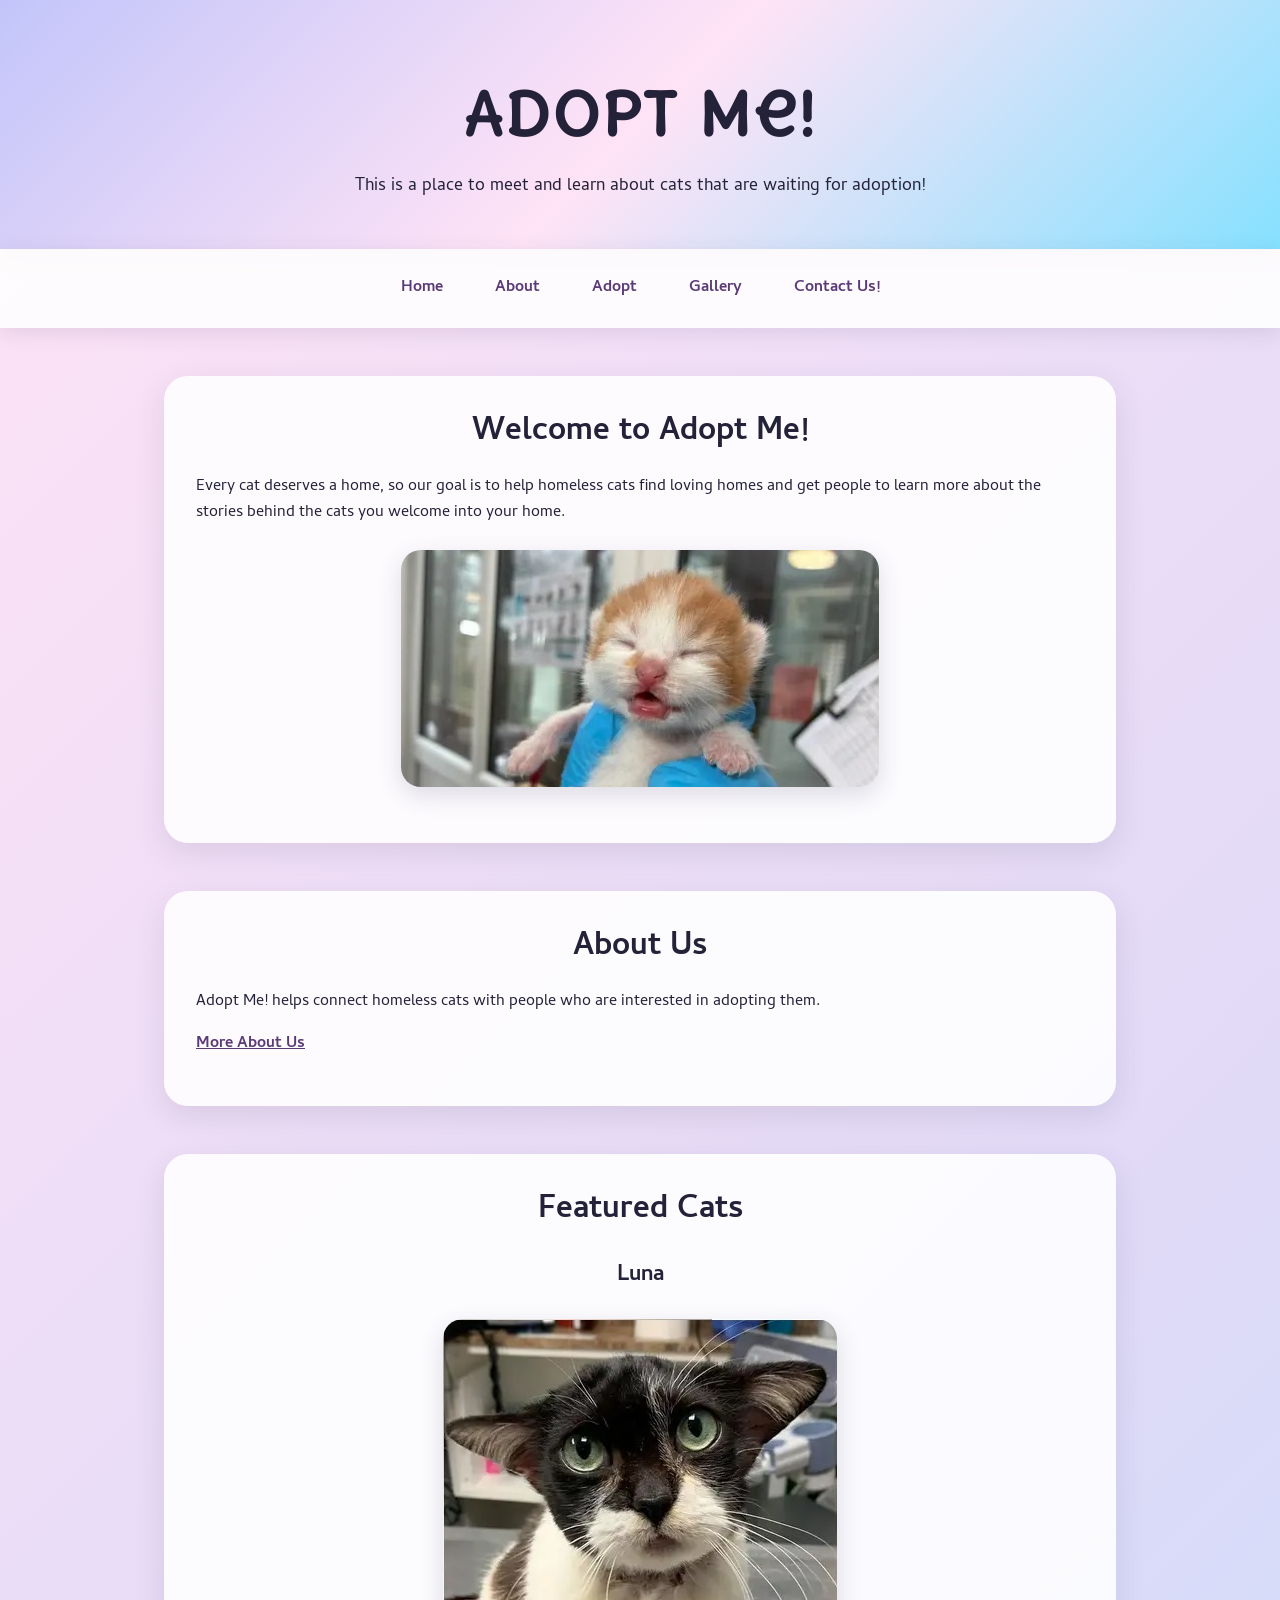
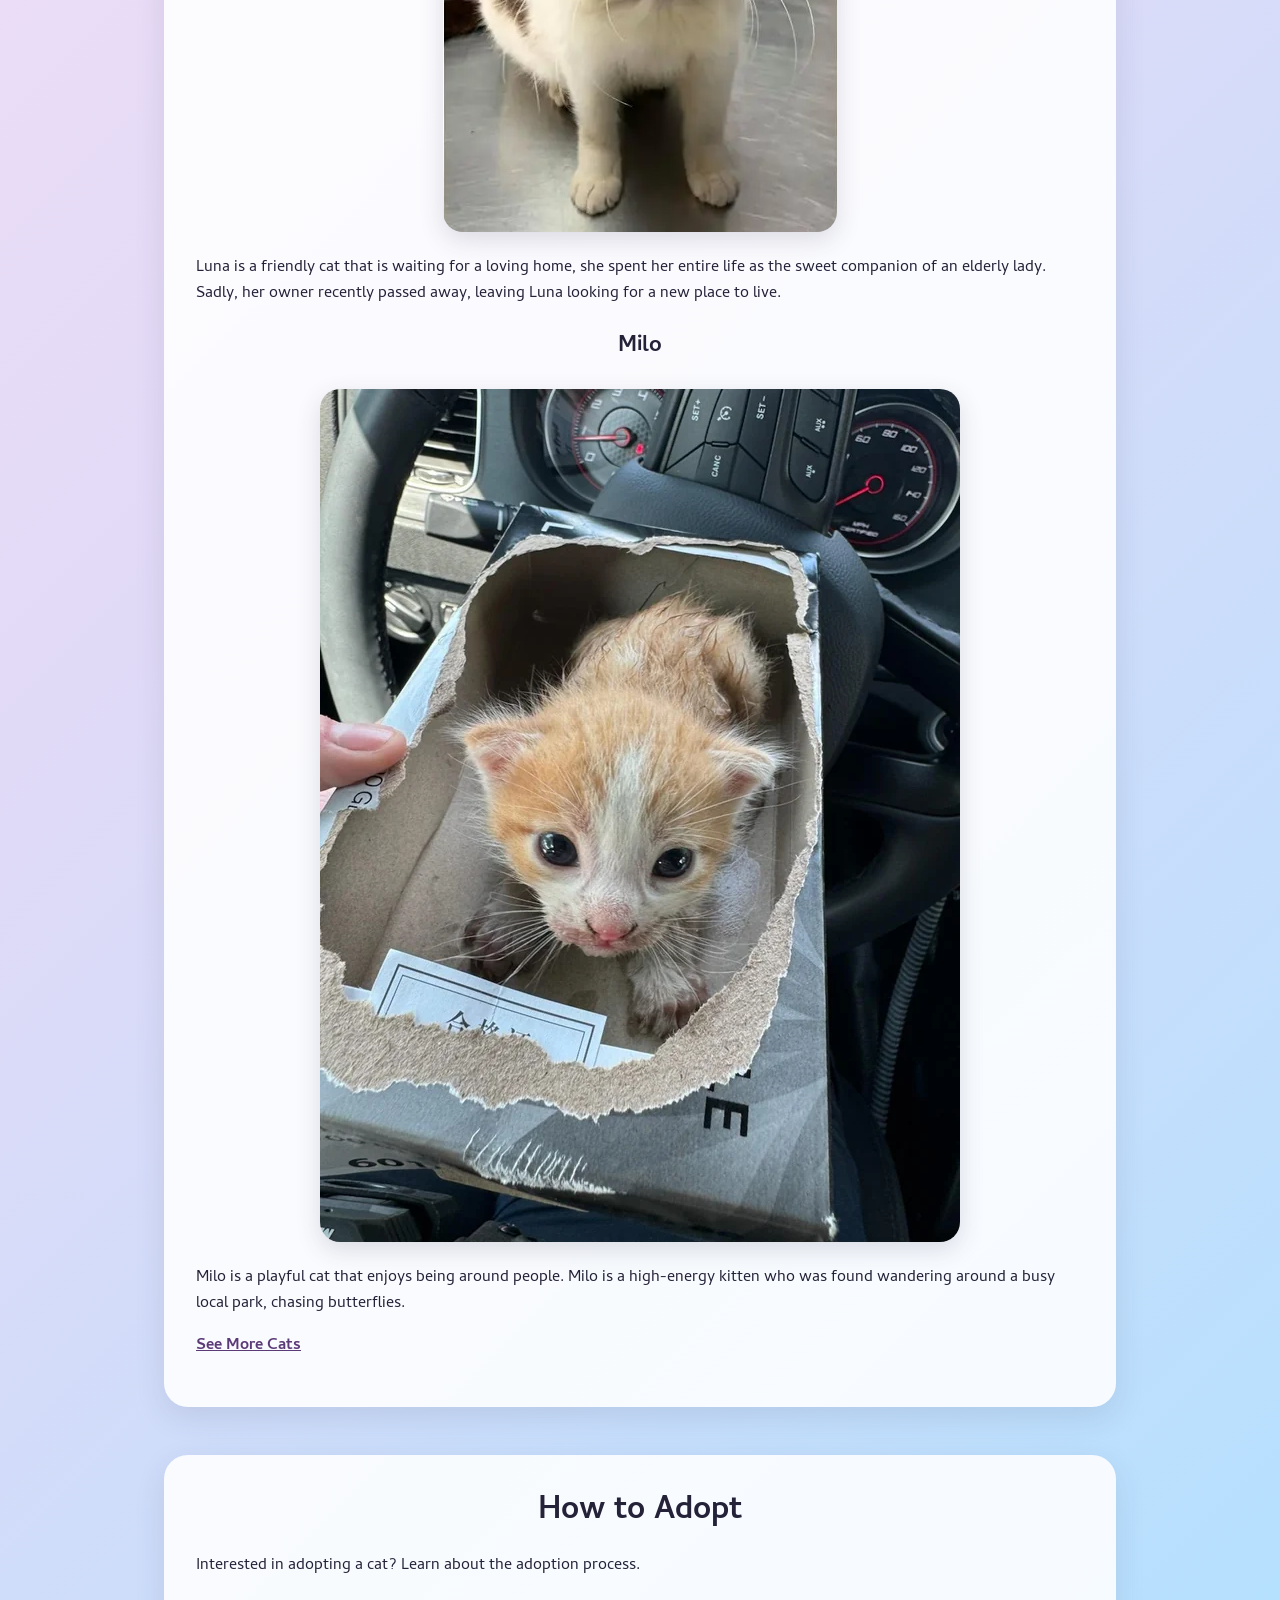
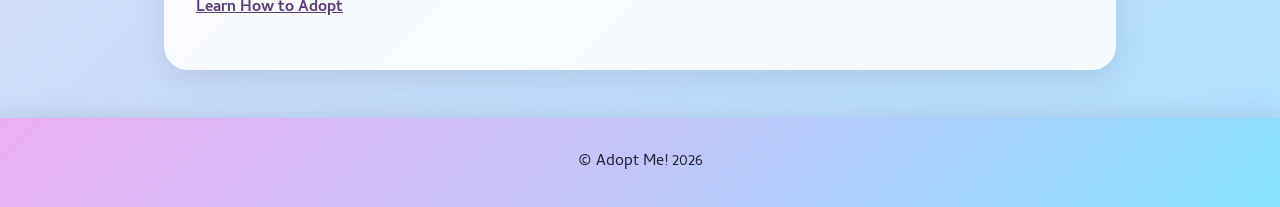
<file: index.html>
<!DOCTYPE html>
<html lang="en">
<!--Head-->
<head>
    <meta charset="UTF-8">

    <!-- This so the website work well on phones-->
    <meta name="viewport" content="width=device-width, initial-scale=1.0">

    <!-- Title-->
    <title>Adopt Rescued Cats and Kittens | Adopt Me! Cat Adoption</title>

    <meta name="description" content="Meet rescued cats waiting for loving homes at Adopt Me! Explore their stories, discover their personalities, and learn how to begin your cat adoption journey.">

    <!-- Open Graph -->
    <meta property="og:title" content="Adopt Me! - Find Your New Furry Friend">
    <meta property="og:description" content="Meet rescued cats, read their stories, and learn how to give them a loving home.">
    <meta property="og:image" content="https://daniela010606.github.io/AdoptMe/images/1.jpg">
    <meta property="og:url" content="https://daniela010606.github.io/AdoptMe/">
    <meta property="og:type" content="website">

    <link rel="preconnect" href="https://fonts.googleapis.com">
    <link rel="preconnect" href="https://fonts.gstatic.com" crossorigin>

    <link href="https://fonts.googleapis.com/css2?family=Cambay:ital,wght@0,400;0,700;1,400;1,700&family=Delius+Unicase:wght@400;700&display=swap" rel="stylesheet">

    <link rel="stylesheet" href="css/styles.css">
</head>
<!--bodu=y-->
<body>
    <!-- header -->
    <header>
        <h1>Adopt Me!</h1>
        <p>This is a place to meet and learn about cats that are waiting for adoption! </p>
    </header>

    <!--navigation-->
    <nav>
        <ul>
            <li><a href="index.html">Home</a></li>
            <li><a href="about.html">About</a></li>
            <li><a href="adopt.html">Adopt</a></li>
            <li><a href="gallery.html">Gallery</a></li>
            <li><a href="contact.html">Contact Us!</a></li>
        </ul>
    </nav>

    <!--Main-->
    <main>

        <!--hero section -->
        <section>
            <h2>Welcome to Adopt Me!</h2>
            <p>
                Every cat deserves a home, so our goal is to help homeless cats 
                find loving homes and get people to learn more about the stories behind
                the cats you welcome into your home.
            </p>

            <img src="images/1.jpg" alt="A rescued kitten featured on the Adopt Me! home page!">
        </section>
        <!-- about us -->
        <section>
            <h2>About Us</h2>
            <p>
                Adopt Me! helps connect homeless cats with people
                who are interested in adopting them.
            </p>
            <p>
                <a href="about.html">More About Us</a>
            </p>
        </section>

        <!-- featured cats section -->
        <section>
            <h2>Featured Cats</h2>
            <!-- 1st cat -->
            <h3>Luna</h3>
            <img src="images/luna.jpg" alt="Luna, a friendly rescued cat looking for a new family">
            <p>
                Luna is a friendly cat that is waiting for a loving home, she spent her entire life as the sweet 
                companion of an elderly lady. Sadly, her owner recently passed away, leaving Luna looking for a 
                new place to live.
            </p>

            <!-- 2nd cat -->
            <h3>Milo</h3>

            <img src="images/milo.webp" alt="Milo a playful kitten rescued from a local park">

            <p>
                Milo is a playful cat that enjoys being around people. Milo is a high-energy kitten who was
                found wandering around a busy local park, chasing butterflies.
            </p>

            <p>
                <a href="gallery.html">See More Cats</a>
            </p>
        </section>


        <!--  adoption-->
        <section>
            <h2>How to Adopt</h2>

            <p>
                Interested in adopting a cat? Learn about the adoption
                process.
            </p>

            <p>
                <a href="adopt.html">Learn How to Adopt</a>
            </p>
        </section>

    </main>


    <!-- Footer -->
    <footer>
        <p>&copy; Adopt Me! 2026</p>
    </footer>

</body>
</html>
</file>
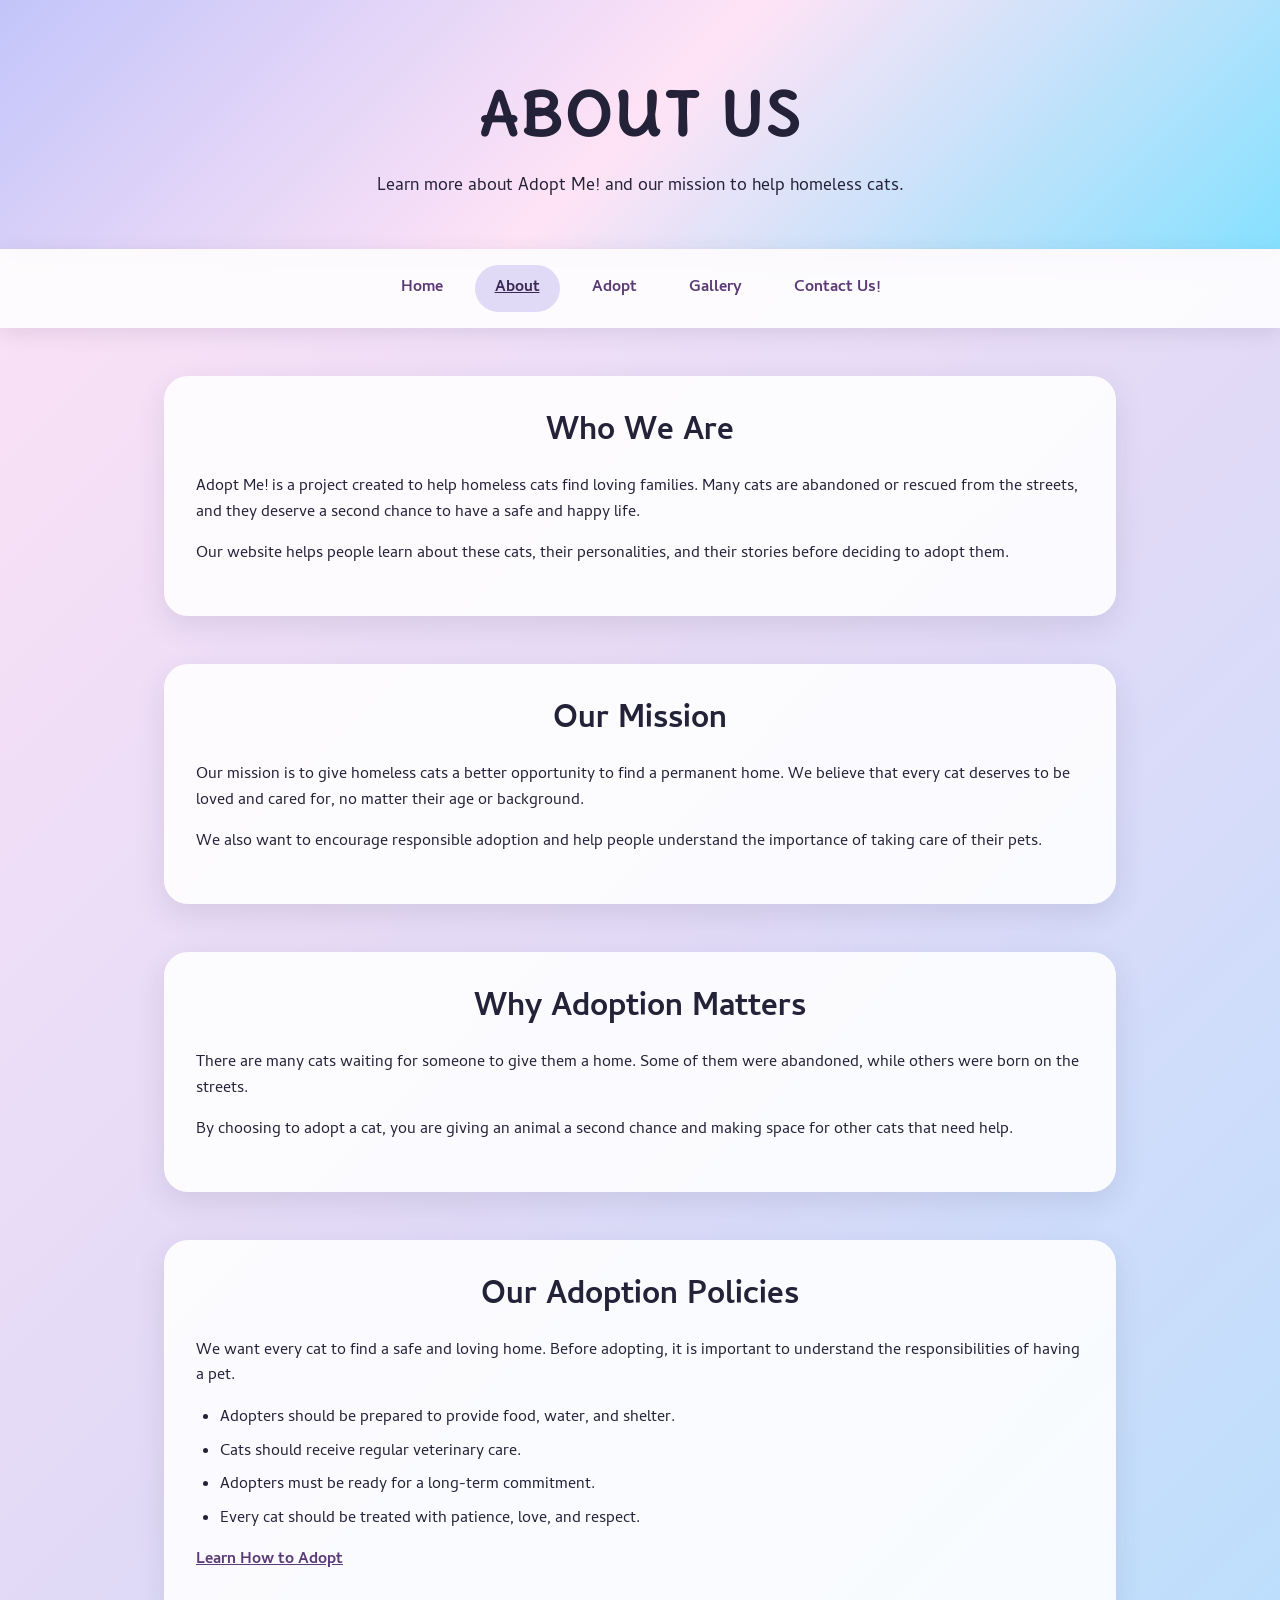
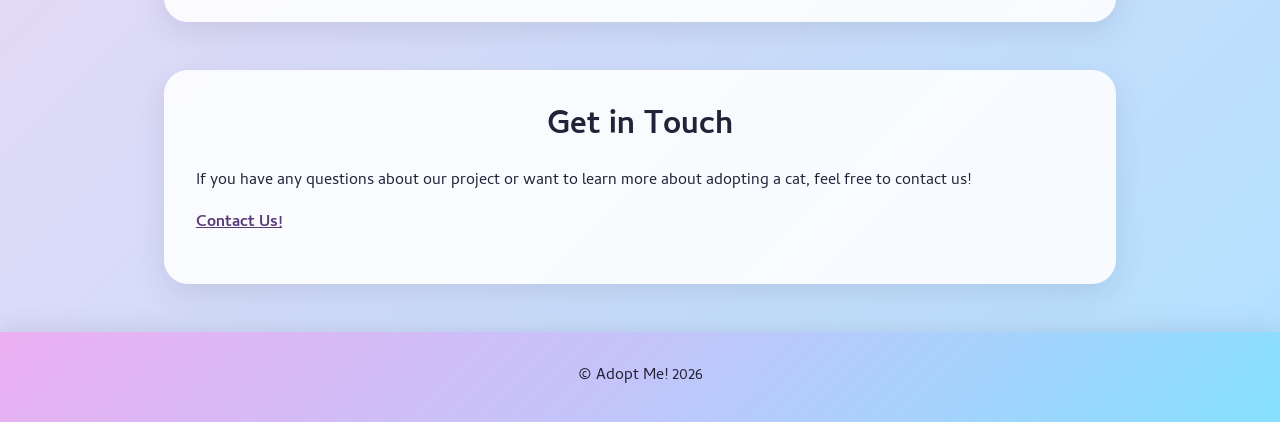
<file: about.html>
<!DOCTYPE html>
<html lang="en">
<!--Head----->
<head>
    <meta charset="UTF-8">

    <!-- This so the website works well on phones---->
    <meta name="viewport" content="width=device-width, initial-scale=1.0">

    <!-- Title----->
    <title>About Our Cat Rescue Mission | Adopt Me! Cat Adoption</title>

    <meta name="description" content="Learn about Adopt Me!, our mission to help homeless cats find loving families, why adoption matters, and the responsibilities of giving a cat a forever home.">

    <link rel="preconnect" href="https://fonts.googleapis.com">
    <link rel="preconnect" href="https://fonts.gstatic.com" crossorigin>

    <link href="https://fonts.googleapis.com/css2?family=Cambay:ital,wght@0,400;0,700;1,400;1,700&family=Delius+Unicase:wght@400;700&display=swap" rel="stylesheet">

    <link rel="stylesheet" href="css/styles.css">
</head>

<!--body-->
<body>

    <!-- header ------>
    <header>
        <h1>About Us</h1>
        <p>Learn more about Adopt Me! and our mission to help homeless cats.</p>
    </header>

    <!--navigation------------------------->
    <nav>
        <ul>
            <li><a href="index.html">Home</a></li>
            <li><a href="about.html" aria-current="page">About</a></li>
            <li><a href="adopt.html">Adopt</a></li>
            <li><a href="gallery.html">Gallery</a></li>
            <li><a href="contact.html">Contact Us!</a></li>
        </ul>
    </nav>

    <!--Main------->
    <main>

        <!-- about us section -->
        <section>
            <h2>Who We Are</h2>

            <p>
                Adopt Me! is a project created to help homeless cats
                find loving families. Many cats are abandoned or
                rescued from the streets, and they deserve a second
                chance to have a safe and happy life.
            </p>

            <p>
                Our website helps people learn about these cats,
                their personalities, and their stories before
                deciding to adopt them.
            </p>
        </section>

        <!-- our mission ------>
        <section>
            <h2>Our Mission</h2>

            <p>
                Our mission is to give homeless cats a better
                opportunity to find a permanent home. We believe
                that every cat deserves to be loved and cared for,
                no matter their age or background.
            </p>

            <p>
                We also want to encourage responsible adoption
                and help people understand the importance of
                taking care of their pets.
            </p>
        </section>

        <!-- why adoption matters ------>
        <section>
            <h2>Why Adoption Matters</h2>

            <p>
                There are many cats waiting for someone to give
                them a home. Some of them were abandoned, while
                others were born on the streets.
            </p>

            <p>
                By choosing to adopt a cat, you are giving an
                animal a second chance and making space for
                other cats that need help.
            </p>
        </section>

        <!-- adoption policies ------>
        <section>
            <h2>Our Adoption Policies</h2>

            <p>
                We want every cat to find a safe and loving home.
                Before adopting, it is important to understand
                the responsibilities of having a pet.
            </p>

            <ul>
                <li>Adopters should be prepared to provide food, water, and shelter.</li>
                <li>Cats should receive regular veterinary care.</li>
                <li>Adopters must be ready for a long-term commitment.</li>
                <li>Every cat should be treated with patience, love, and respect.</li>
            </ul>

            <p>
                <a href="adopt.html">Learn How to Adopt</a>
            </p>
        </section>

        <!-- contact section ------>
        <section>
            <h2>Get in Touch</h2>

            <p>
                If you have any questions about our project
                or want to learn more about adopting a cat,
                feel free to contact us!
            </p>

            <p>
                <a href="contact.html">Contact Us!</a>
            </p>
        </section>

    </main>

    <!-- Footer -->
    <footer>
        <p>&copy; Adopt Me! 2026</p>
    </footer>

</body>
</html>
</file>
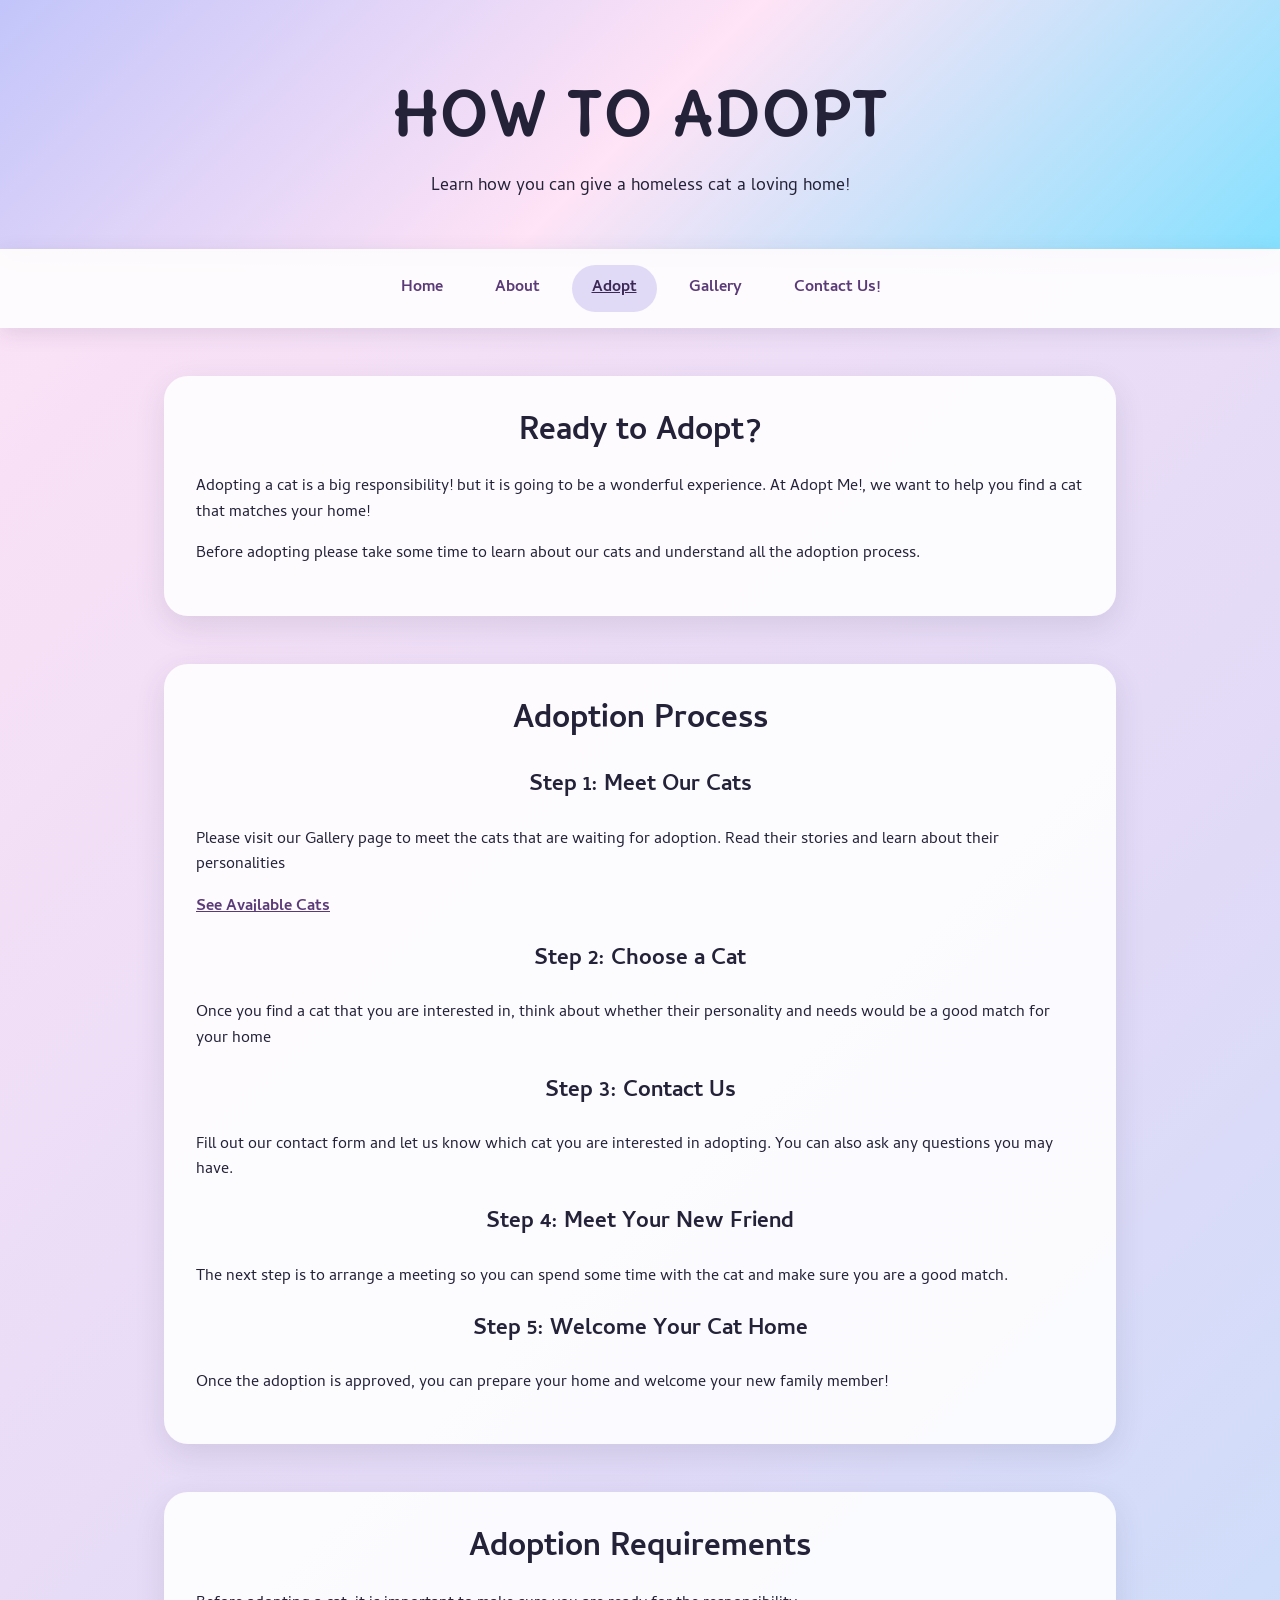
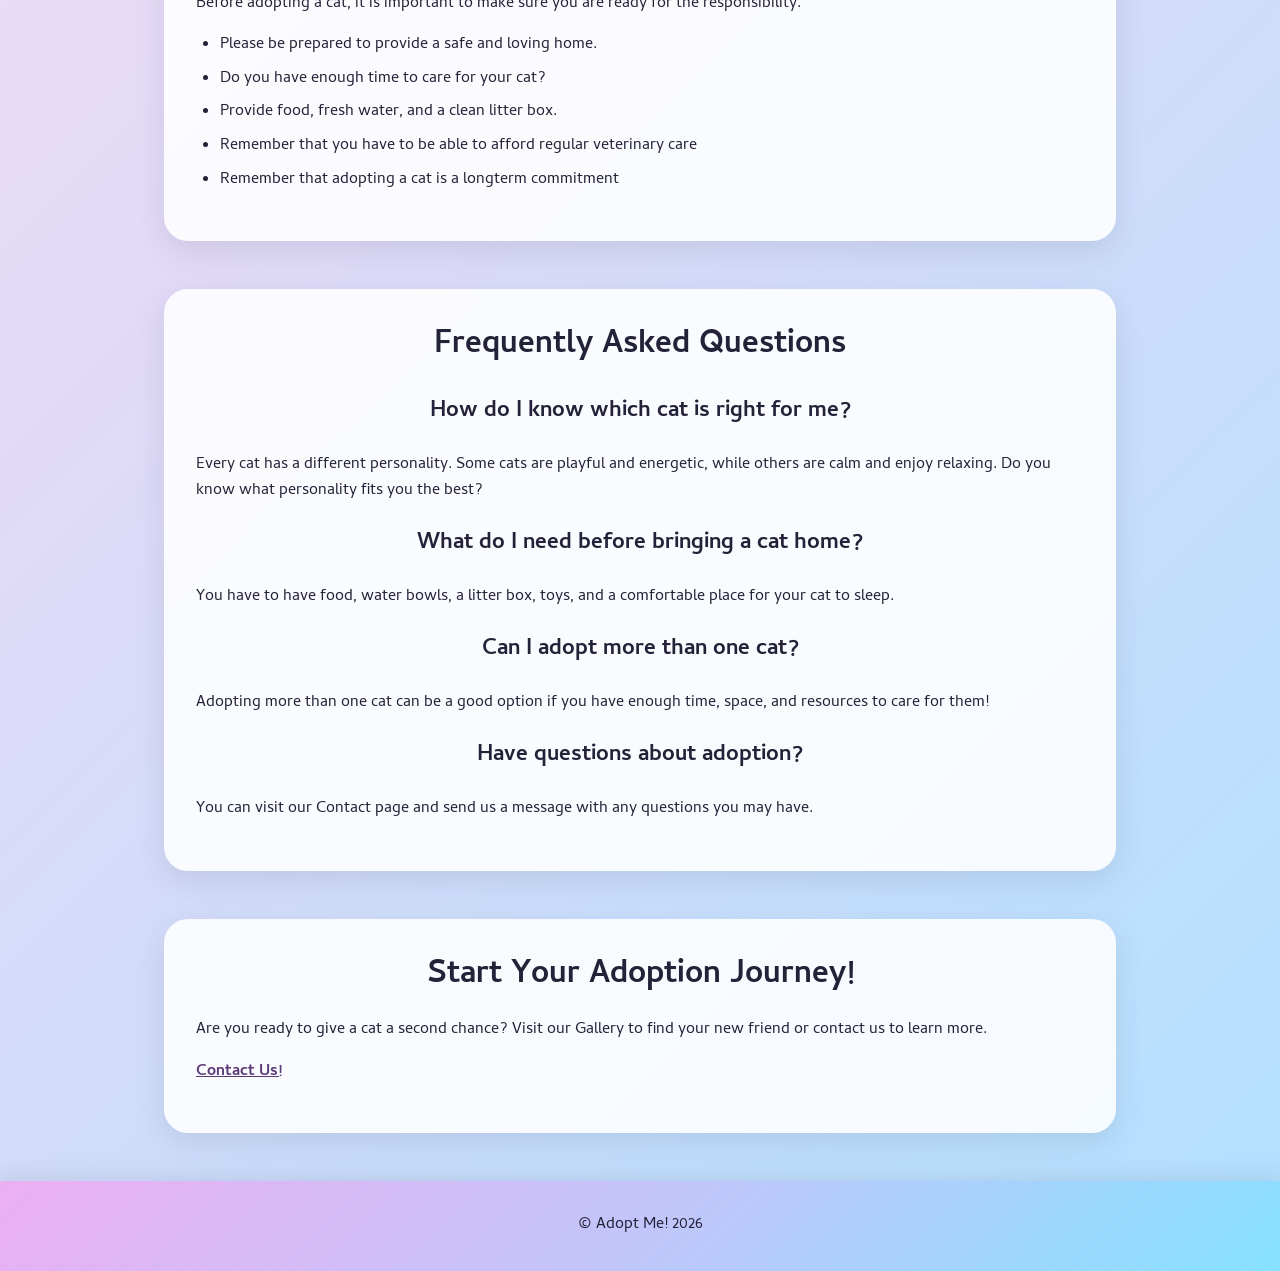
<file: adopt.html>
<!DOCTYPE html>
<html lang="en">
<!--Head-->
<head>
    <meta charset="UTF-8">

    <!-- This so the website works well on phones-->
    <meta name="viewport" content="width=device-width, initial-scale=1.0">

    <!-- Titl-->
    <title>How to Adopt a Rescue Cat | Adopt Me! Cat Adoption</title>

    <meta name="description" content="Learn how to adopt a rescued cat with Adopt Me! Explore our step-by-step adoption process, requirements, helpful FAQs, and tips for welcoming your new friend.">

    <link rel="preconnect" href="https://fonts.googleapis.com">
    <link rel="preconnect" href="https://fonts.gstatic.com" crossorigin>

    <link href="https://fonts.googleapis.com/css2?family=Cambay:ital,wght@0,400;0,700;1,400;1,700&family=Delius+Unicase:wght@400;700&display=swap" rel="stylesheet">

    <link rel="stylesheet" href="css/styles.css">
</head>

<!--body-->
<body>

    <!-- header -->
    <header>
        <h1>How to Adopt</h1>
        <p>Learn how you can give a homeless cat a loving home!</p>
    </header>

    <!--navigation-->
    <nav>
        <ul>
            <li><a href="index.html">Home</a></li>
            <li><a href="about.html">About</a></li>
            <li><a href="adopt.html" aria-current="page">Adopt</a></li>
            <li><a href="gallery.html">Gallery</a></li>
            <li><a href="contact.html">Contact Us!</a></li>
        </ul>
    </nav>

    <!--Main-->
    <main>

        <!-- introduction -->
        <section>
            <h2>Ready to Adopt?</h2>

            <p>
                Adopting a cat is a big responsibility! but it is going to
                be a wonderful experience. At Adopt Me!,
                we want to help you find a cat that matches
                your home!
            </p>

            <p>
                Before adopting please take some time to learn about
                our cats and understand all the adoption process.
            </p>
        </section>

        <!-- adoption process -->
        <section>
            <h2>Adoption Process</h2>

            <h3>Step 1: Meet Our Cats</h3>
            <p>
                Please visit our Gallery page to meet the cats that
                are waiting for adoption. Read their stories
                and learn about their personalities
            </p>

            <p>
                <a href="gallery.html">See Available Cats</a>
            </p>

            <h3>Step 2: Choose a Cat</h3>
            <p>
                Once you find a cat that you are interested in,
                think about whether their personality and needs
                would be a good match for your home
            </p>

            <h3>Step 3: Contact Us</h3>
            <p>
                Fill out our contact form and let us know
                which cat you are interested in adopting.
                You can also ask any questions you may have.
            </p>

            <h3>Step 4: Meet Your New Friend</h3>
            <p>
                The next step is to arrange a meeting so you
                can spend some time with the cat and make
                sure you are a good match.
            </p>

            <h3>Step 5: Welcome Your Cat Home</h3>
            <p>
                Once the adoption is approved, you can prepare
                your home and welcome your new family member!
            </p>
        </section>

        <!-- adoption requirements -->
        <section>
            <h2>Adoption Requirements</h2>

            <p>
                Before adopting a cat, it is important to
                make sure you are ready for the responsibility.
            </p>

            <ul>
                <li>Please be prepared to provide a safe and loving home.</li>
                <li>Do you have enough time to care for your cat?</li>
                <li>Provide food, fresh water, and a clean litter box.</li>
                <li>Remember that you have to be able to afford regular veterinary care</li>
                <li>Remember that adopting a cat is a longterm commitment</li>
            </ul>
        </section>

        <!-- frequently asked questions-->
        <section>
            <h2>Frequently Asked Questions</h2>

            <h3>How do I know which cat is right for me?</h3>
            <p>
                Every cat has a different personality.
                Some cats are playful and energetic, while
                others are calm and enjoy relaxing.
                Do you know what personality fits you
                the best?
            </p>

            <h3>What do I need before bringing a cat home?</h3>
            <p>
                You have to have food, water bowls, a litter
                box, toys, and a comfortable place for
                your cat to sleep.
            </p>

            <h3>Can I adopt more than one cat?</h3>
            <p>
                Adopting more than one cat can be a good
                option if you have enough time, space,
                and resources to care for them!
            </p>

            <h3>Have questions about adoption?</h3>
            <p>
                You can visit our Contact page and send us
                a message with any questions you may have.
            </p>
        </section>

        <!-- contact section-->
        <section>
            <h2>Start Your Adoption Journey!</h2>

            <p>
                Are you ready to give a cat a second chance?
                Visit our Gallery to find your new friend
                or contact us to learn more.
            </p>

            <p>
                <a href="contact.html">Contact Us!</a>
            </p>
        </section>

    </main>

    <!-- Footer -->
    <footer>
        <p>&copy; Adopt Me! 2026</p>
    </footer>

</body>
</html>
</file>
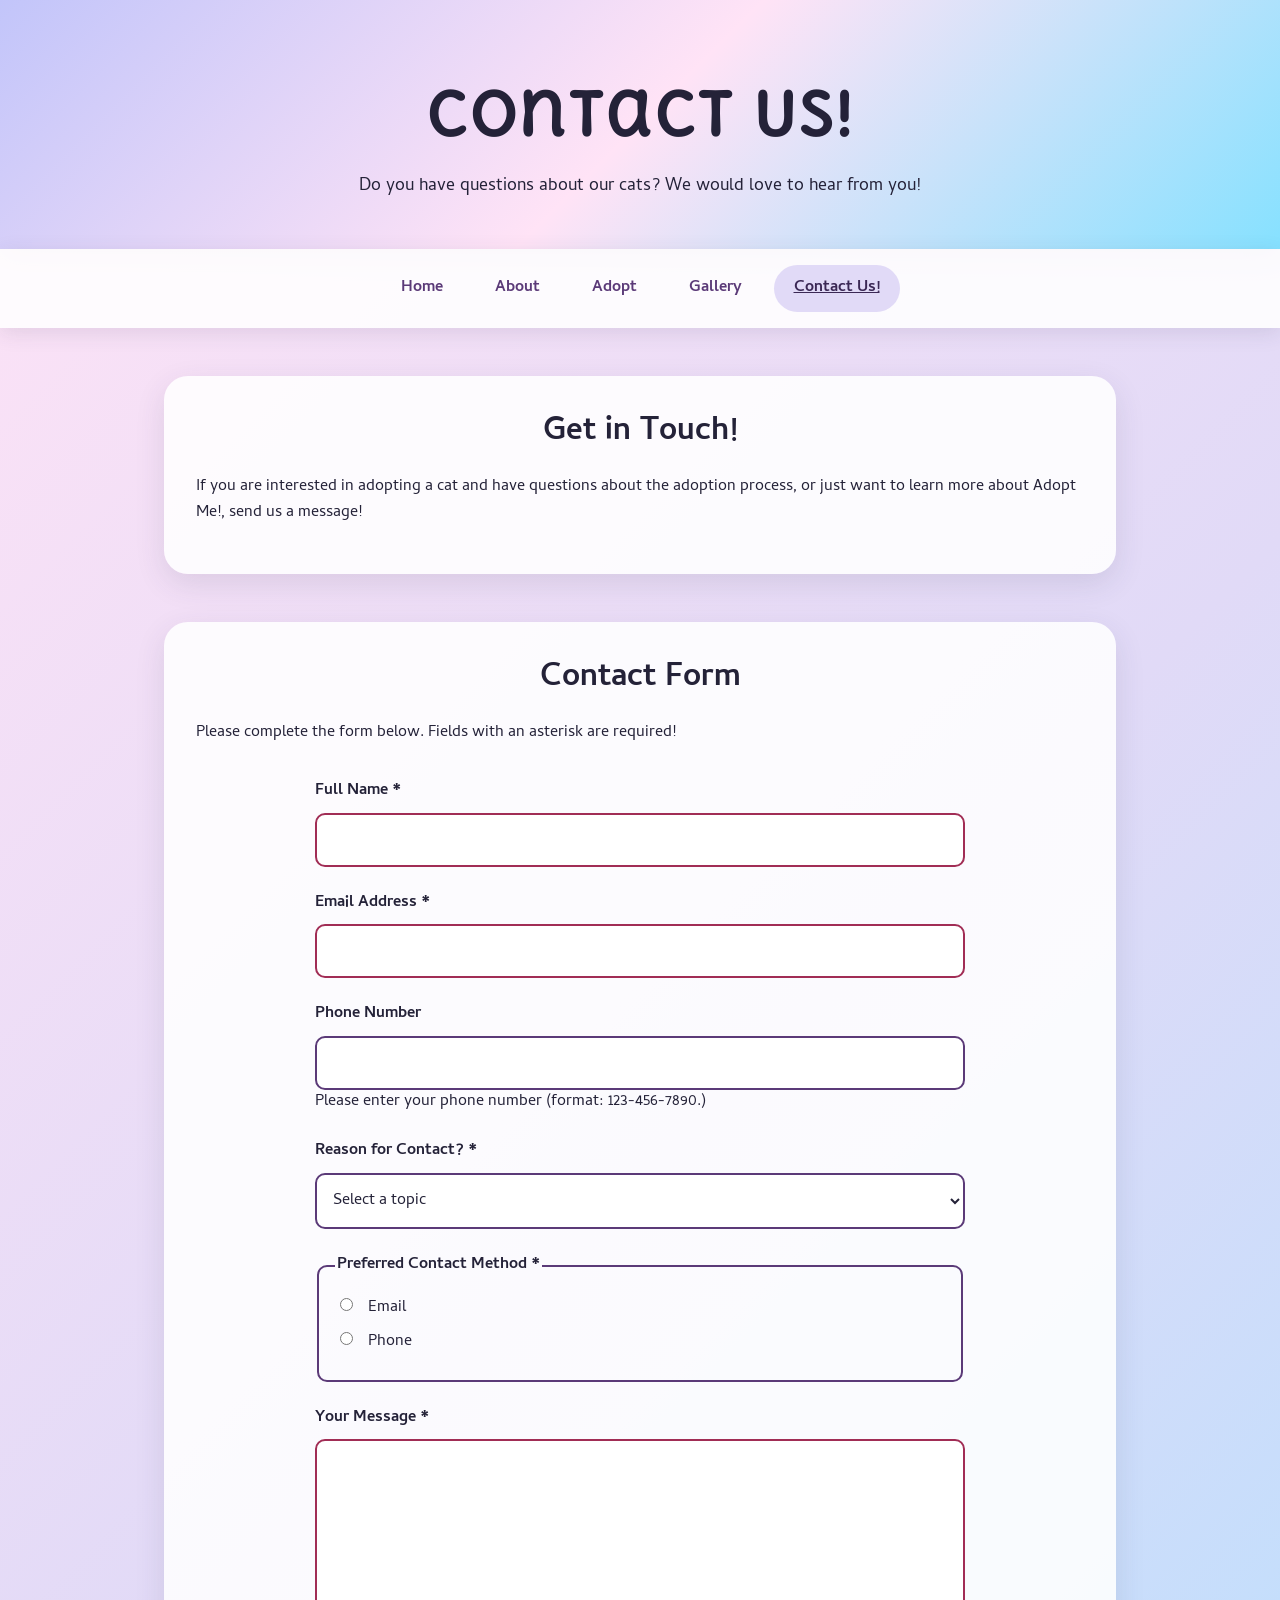
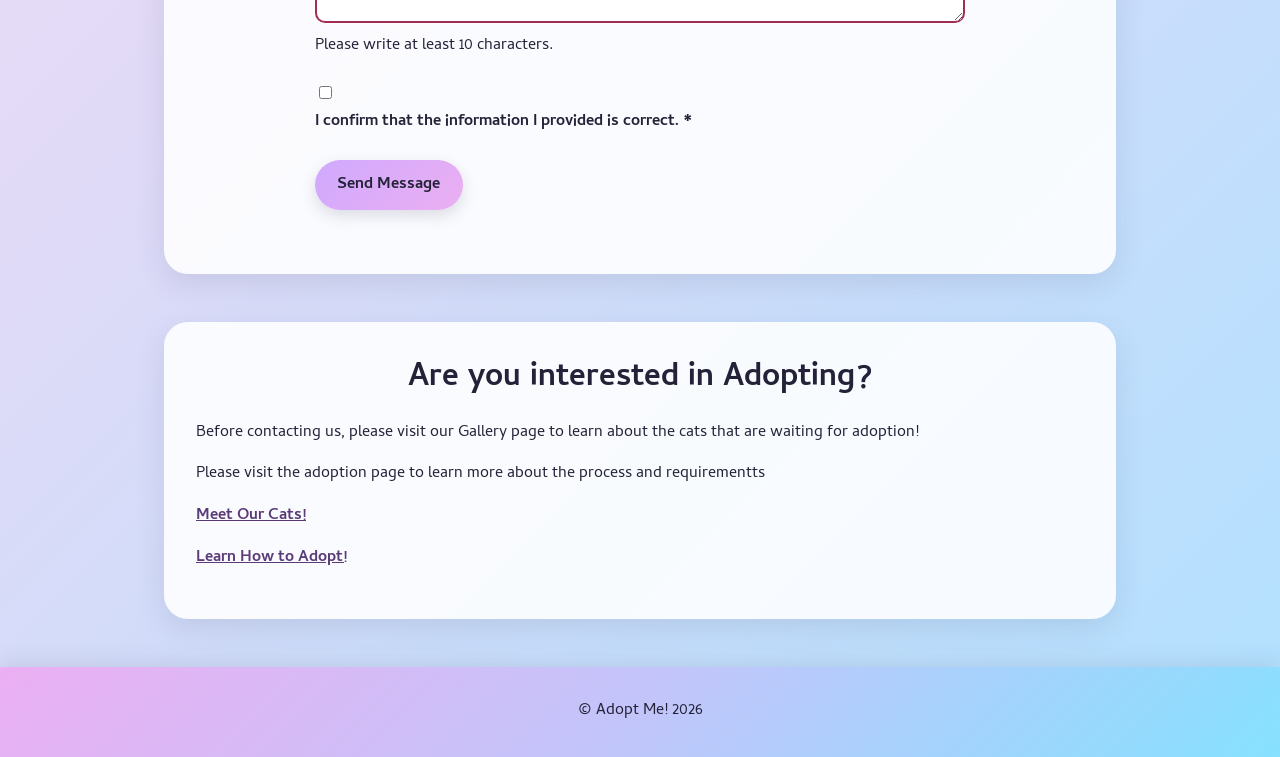
<file: contact.html>
<!DOCTYPE html>
<html lang="en">
<!--Head-->
<head>
    <meta charset="UTF-8">

    <!-- This so the website works well on phones-->
    <meta name="viewport" content="width=device-width, initial-scale=1.0">

    <!-- Title-->
    <title>Contact Us About Cat Adoption | Adopt Me! Rescue Cats</title>

    <meta name="description" content="Have questions about adopting a rescue cat? Contact Adopt Me! to learn about available cats, the adoption process, volunteering, or other ways to get involved.">

    <link rel="preconnect" href="https://fonts.googleapis.com">
    <link rel="preconnect" href="https://fonts.gstatic.com" crossorigin>

    <link href="https://fonts.googleapis.com/css2?family=Cambay:ital,wght@0,400;0,700;1,400;1,700&family=Delius+Unicase:wght@400;700&display=swap" rel="stylesheet">

    <link rel="stylesheet" href="css/styles.css">
</head>

<!--body-->
<body>

    <!-- header -->
    <header>
        <h1>Contact Us!</h1>
        <p>Do you have questions about our cats? We would love to hear from you!</p>
    </header>

    <!--navigation-->
    <nav>
        <ul>
            <li><a href="index.html">Home</a></li>
            <li><a href="about.html">About</a></li>
            <li><a href="adopt.html">Adopt</a></li>
            <li><a href="gallery.html">Gallery</a></li>
            <li><a href="contact.html" aria-current="page">Contact Us!</a></li>
        </ul>
    </nav>
    <!--Main-->
    <main>

        <!-- introduction -->
        <section>
            <h2>Get in Touch!</h2>
            <p>
                If you are interested in adopting a cat
                and have questions about the adoption process,
                or just want to learn more about Adopt Me!,
                send us a message!
            </p>
        </section>

        <!-- contact form -->
        <section>
            <h2>Contact Form</h2>
            <p>
                Please complete the form below.
                Fields with an asterisk are required!
            </p>

            <form action="#" method="post">

                <!-- full name -->
                <div class="form-group">
                    <label for="full-name">Full Name *</label>

                    <input type="text"
                           id="full-name"
                           name="full_name"
                           autocomplete="name"
                           minlength="2"
                           required>
                </div>

                <!-- email -->
                <div class="form-group">
                    <label for="email">Email Address *</label>

                    <input type="email"
                           id="email"
                           name="email"
                           autocomplete="email"
                           required>
                </div>

                <!-- phone -->
                <div class="form-group">
                    <label for="phone">Phone Number</label>

                    <input type="tel"
                           id="phone"
                           name="phone"
                           autocomplete="tel"
                           pattern="[0-9]{3}-[0-9]{3}-[0-9]{4}"
                           title="Please enter your phone number (format: 123-456-7890.)"
                           aria-describedby="phone-help">

                    <p id="phone-help">
                        Please enter your phone number (format: 123-456-7890.)
                    </p>
                </div>

                <!-- topic -->
                <div class="form-group">
                    <label for="topic">Reason for Contact? *</label>

                    <select id="topic" name="topic" required>
                        <option value="">Select a topic</option>
                        <option value="adoption">Cat Adoption</option>
                        <option value="information">General Information</option>
                        <option value="volunteer">Volunteering</option>
                        <option value="other">Other</option>
                    </select>
                </div>

                <!-- contact method -->
                <fieldset>
                    <legend>Preferred Contact Method *</legend>

                    <div>
                        <input type="radio"
                               id="contact-email"
                               name="contact_method"
                               value="email"
                               required>

                        <label for="contact-email">Email</label>
                    </div>

                    <div>
                        <input type="radio"
                               id="contact-phone"
                               name="contact_method"
                               value="phone">

                        <label for="contact-phone">Phone</label>
                    </div>
                </fieldset>

                <!-- message -->
                <div class="form-group">
                    <label for="message">Your Message *</label>

                    <textarea id="message"
                              name="message"
                              rows="6"
                              minlength="10"
                              maxlength="1000"
                              aria-describedby="message-help"
                              required></textarea>

                    <p id="message-help">
                        Please write at least 10 characters.
                    </p>
                </div>

                <!-- confirmation -->
                <div class="form-group">
                    <input type="checkbox"
                           id="confirmation"
                           name="confirmation"
                           value="yes"
                           required>

                    <label for="confirmation">
                        I confirm that the information I provided is correct. *
                    </label>
                </div>

                <!-- submit button -->
                <button type="submit">Send Message</button>

            </form>
        </section>

        <!-- adoption information -->
        <section>
            <h2> Are you interested in Adopting?</h2>
            <p>
                Before contacting us, please visit our
                Gallery page to learn about the cats
                that are waiting for adoption!
            </p>
            <p>
                Please visit the adoption page
                to learn more about the process
                and requirementts
            </p>
            <p>
                <a href="gallery.html">Meet Our Cats!</a>
            </p>

            <p>
                <a href="adopt.html">Learn How to Adopt!</a>
            </p>
        </section>

    </main>

    <!-- Footer -->
    <footer>
        <p>&copy; Adopt Me! 2026</p>
    </footer>

</body>
</html>
</file>
<file: css/styles.css>
/* ---------------- reset ---------------- */

* {
    box-sizing: border-box;
}

body {
    margin: 0;
}

/* ---------------- color palette ---------------- */

:root {
    --blue-light: #86E1FF;
    --lavender: #C2C5FA;
    --purple-light: #E1DAF7;
    --pink-light: #FFE3F6;
    --purple: #D0A9FE;
    --blue: #86C1FC;
    --pink: #EBAFF2;
    --sky-blue: #B1E1FF;

    --text-color: #242238;
    --link-color: #5B3A78;
    --link-hover: #3B2855;
    --white: #FFFFFF;
}

/* ---------------- body ---------------- */

body {
    font-family: "Cambay", sans-serif;
    font-size: 1rem;
    line-height: 1.6;
    color: var(--text-color);

    background:
        linear-gradient(
            135deg,
            var(--pink-light),
            var(--purple-light),
            var(--sky-blue)
        );

    min-height: 100vh;
}

/* ---------------- header ---------------- */

header {
    text-align: center;
    padding: 3rem 1.5rem 2rem;

    background:
        linear-gradient(
            135deg,
            var(--lavender),
            var(--pink-light),
            var(--blue-light)
        );

    box-shadow:
        0 8px 25px rgba(57, 55, 90, 0.12);
}

/* ---------------- title ---------------- */

header h1 {
    font-family: "Delius Unicase", cursive;
    font-size: 2.7rem;
    font-weight: 700;
    text-align: center;
    margin: 0;
    color: var(--text-color);
}

header p {
    max-width: 650px;
    margin: 0.75rem auto 0;
    font-size: 1.1rem;
}

/* ---------------- headings ---------------- */

h2,
h3 {
    font-family: "Cambay", sans-serif;
    font-weight: 700;
    text-align: center;
}

h2 {
    font-size: 1.7rem;
    margin-top: 0;
    margin-bottom: 1rem;
}

h3 {
    font-size: 1.4rem;
}

/* ---------------- nav ---------------- */

nav {
    padding: 1rem 2rem;
    background-color: rgba(255, 255, 255, 0.88);

    box-shadow:
        0 5px 20px rgba(57, 55, 90, 0.12);
}

nav ul {
    list-style: none;
    margin: 0;
    padding: 0;

    display: flex;
    justify-content: center;
    align-items: center;
    gap: 0.4rem;
    flex-wrap: wrap;
}

/* ---------------- nav links ---------------- */

nav a {
    display: inline-block;
    padding: 0.55rem 0.9rem;
    color: var(--link-color);
    font-weight: 700;
    text-decoration: none;
    border-radius: 999px;

    transition:
        background-color 0.3s,
        color 0.3s,
        transform 0.3s,
        box-shadow 0.3s;
}

/* ---------------- nav hover ---------------- */

nav a:hover,
nav a:focus-visible {
    color: var(--link-hover);
    background-color: var(--purple);
    transform: translateY(-2px);

    box-shadow:
        0 6px 15px rgba(74, 65, 110, 0.18);
}

nav a:focus-visible {
    outline: 3px solid var(--link-hover);
    outline-offset: 3px;
}

/* ---------------- current page ---------------- */

nav a[aria-current="page"] {
    background-color: var(--purple-light);
    color: var(--link-hover);
    text-decoration: underline;
}

/* ---------------- links ---------------- */

main a {
    color: var(--link-color);
    font-weight: 700;
}

main a:hover,
main a:focus-visible {
    color: var(--link-hover);
    text-decoration: underline;
}

main a:focus-visible {
    outline: 3px solid var(--link-hover);
    outline-offset: 3px;
}

/* ---------------- main content ---------------- */

main {
    max-width: 1000px;
    margin: 2rem auto;
    padding: 0 1rem;
}

/* ---------------- sections ---------------- */

section {
    margin-bottom: 3rem;
    padding: 1.5rem;

    background-color: rgba(255, 255, 255, 0.88);
    border-radius: 24px;

    box-shadow:
        0 10px 30px rgba(57, 55, 90, 0.12);
}

/* ---------------- paragraphs ---------------- */

p {
    margin-top: 0;
    margin-bottom: 1rem;
}

/* ---------------- lists ---------------- */

main ul,
main ol {
    padding-left: 1.5rem;
}

main li {
    margin-bottom: 0.5rem;
}

/* ---------------- cats ---------------- */

.cat-card {
    margin-bottom: 1.5rem;
    padding: 1.5rem;

    background:
        linear-gradient(
            135deg,
            var(--sky-blue),
            var(--purple-light),
            var(--pink-light)
        );

    border-radius: 20px;

    box-shadow:
        0 8px 22px rgba(57, 55, 90, 0.12);

    transition:
        transform 0.3s,
        box-shadow 0.3s;
}

.cat-card:hover {
    transform: translateY(-5px);

    box-shadow:
        0 15px 30px rgba(57, 55, 90, 0.18);
}

/* ---------------- cat images ---------------- */

img {
    display: block;
    max-width: 100%;
    height: auto;
    margin: 1.5rem auto;
    border-radius: 20px;

    box-shadow:
        0 8px 25px rgba(57, 55, 90, 0.16);
}

/* ---------------- gallery ---------------- */

.cat-gallery {
    display: grid;
    grid-template-columns: 1fr;
    gap: 2rem;
}

.cat-gallery article {
    min-width: 0;
    padding: 1.5rem;

    background:
        linear-gradient(
            135deg,
            var(--sky-blue),
            var(--purple-light),
            var(--pink-light)
        );

    border-radius: 20px;

    box-shadow:
        0 8px 22px rgba(57, 55, 90, 0.12);

    transition:
        transform 0.3s,
        box-shadow 0.3s;
}

.cat-gallery article:hover {
    transform: translateY(-5px);

    box-shadow:
        0 15px 30px rgba(57, 55, 90, 0.18);
}

.cat-gallery h3 {
    margin-top: 0;
}

.cat-gallery img {
    width: 100%;
    max-width: 400px;
    height: auto;
    border-radius: 20px;
}

/* ---------------- buttons ---------------- */

button,
.button {
    display: inline-block;
    padding: 0.75rem 1.4rem;

    font-family: "Cambay", sans-serif;
    font-size: 1rem;
    font-weight: 700;

    color: var(--text-color);

    background:
        linear-gradient(
            135deg,
            var(--purple),
            var(--pink)
        );

    border: none;
    border-radius: 999px;
    text-decoration: none;
    cursor: pointer;

    box-shadow:
        0 6px 15px rgba(57, 55, 90, 0.15);

    transition:
        transform 0.3s,
        box-shadow 0.3s;
}

button:hover,
.button:hover {
    transform: translateY(-3px);

    box-shadow:
        0 10px 22px rgba(57, 55, 90, 0.22);
}

button:focus-visible,
.button:focus-visible {
    outline: 3px solid var(--link-hover);
    outline-offset: 3px;
}

/* ---------------- contact form ---------------- */

form {
    max-width: 650px;
    margin: 2rem auto;
}

.form-group {
    margin-bottom: 1.5rem;
}

.form-group label {
    display: block;
    font-weight: 700;
    margin-bottom: 0.5rem;
}

/* ---------------- form inputs ---------------- */

input[type="text"],
input[type="email"],
input[type="tel"],
select,
textarea {
    width: 100%;
    padding: 0.75rem;

    font-family: "Cambay", sans-serif;
    font-size: 1rem;

    color: var(--text-color);
    background-color: var(--white);

    border: 2px solid var(--link-color);
    border-radius: 10px;
}

textarea {
    resize: vertical;
}

/* ---------------- fieldset ---------------- */

fieldset {
    margin-bottom: 1.5rem;
    padding: 1rem;

    border: 2px solid var(--link-color);
    border-radius: 10px;
}

legend {
    font-weight: 700;
}

fieldset label {
    margin-left: 0.5rem;
}

fieldset div {
    margin-bottom: 0.5rem;
}

/* ---------------- checkbox and radio ---------------- */

input[type="checkbox"],
input[type="radio"] {
    accent-color: var(--link-color);
}

input[type="checkbox"] {
    margin-right: 0.5rem;
}

/* ---------------- form focus ---------------- */

input:focus-visible,
select:focus-visible,
textarea:focus-visible {
    outline: 3px solid var(--link-hover);
    outline-offset: 3px;
}

/* ---------------- form validation ---------------- */

input:invalid:not(:placeholder-shown),
textarea:invalid:not(:placeholder-shown) {
    border-color: #A12D55;
}

/* ---------------- footer ---------------- */

footer {
    margin-top: 3rem;
    padding: 2rem;
    text-align: center;
    color: var(--text-color);

    background:
        linear-gradient(
            135deg,
            var(--pink),
            var(--lavender),
            var(--blue-light)
        );

    box-shadow:
        0 -6px 20px rgba(57, 55, 90, 0.10);
}

footer p {
    margin: 0;
}

/* ---------------- tablet screens ---------------- */

@media (min-width: 601px) {

    header {
        padding: 4rem 2rem 3rem;
    }

    header h1 {
        font-size: 3.8rem;
    }

    h2 {
        font-size: 2rem;
    }

    main {
        margin: 3rem auto;
        padding: 0 1.5rem;
    }

    section {
        padding: 2rem;
    }

    nav ul {
        gap: 0.75rem;
    }

    nav a {
        padding: 0.65rem 1.25rem;
    }
}

/* ---------------- for larger screens ---------------- */

@media (min-width: 768px) {

    .cat-gallery {
        grid-template-columns: repeat(2, minmax(0, 1fr));
    }

    .cat-gallery article {
        padding: 2rem;
    }
}

/* ---------------- reduced motion ---------------- */

@media (prefers-reduced-motion: reduce) {

    nav a,
    button,
    .button,
    .cat-card,
    .cat-gallery article {
        transition: none;
    }
}
</file>
